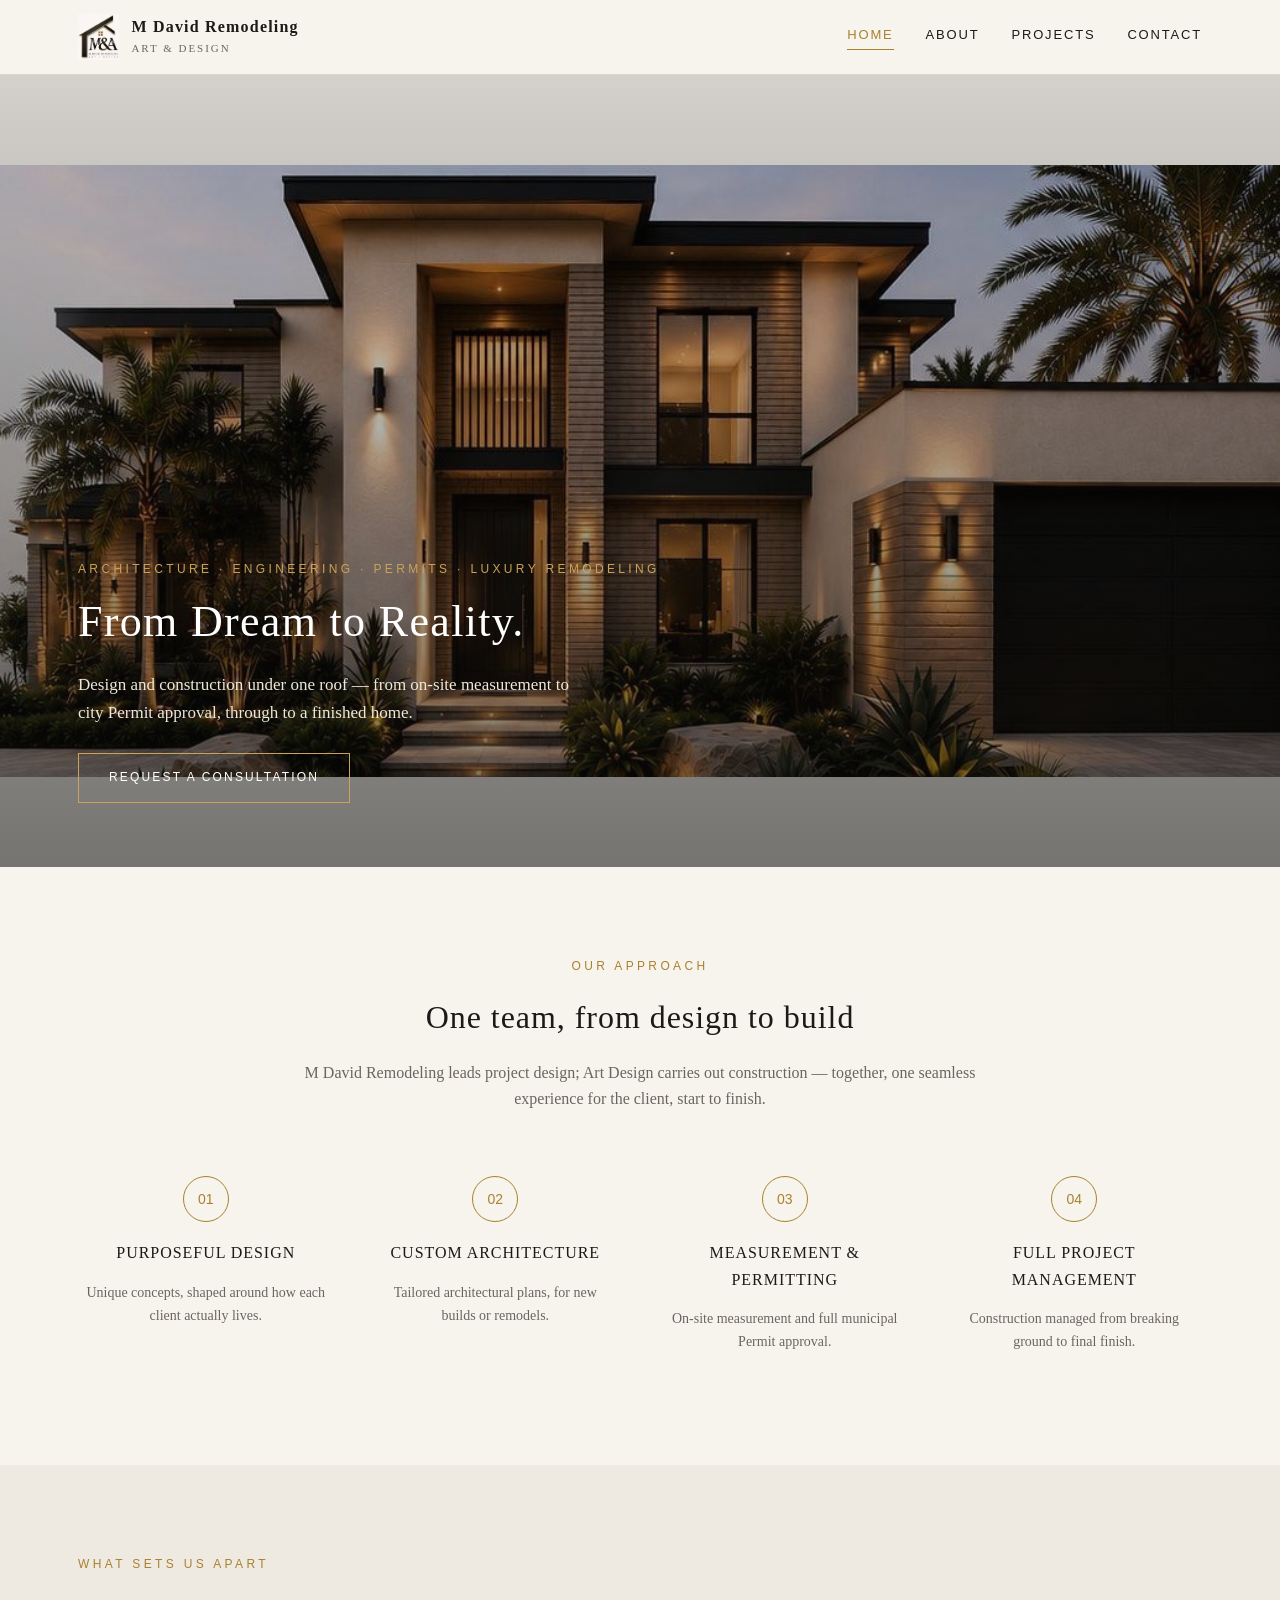
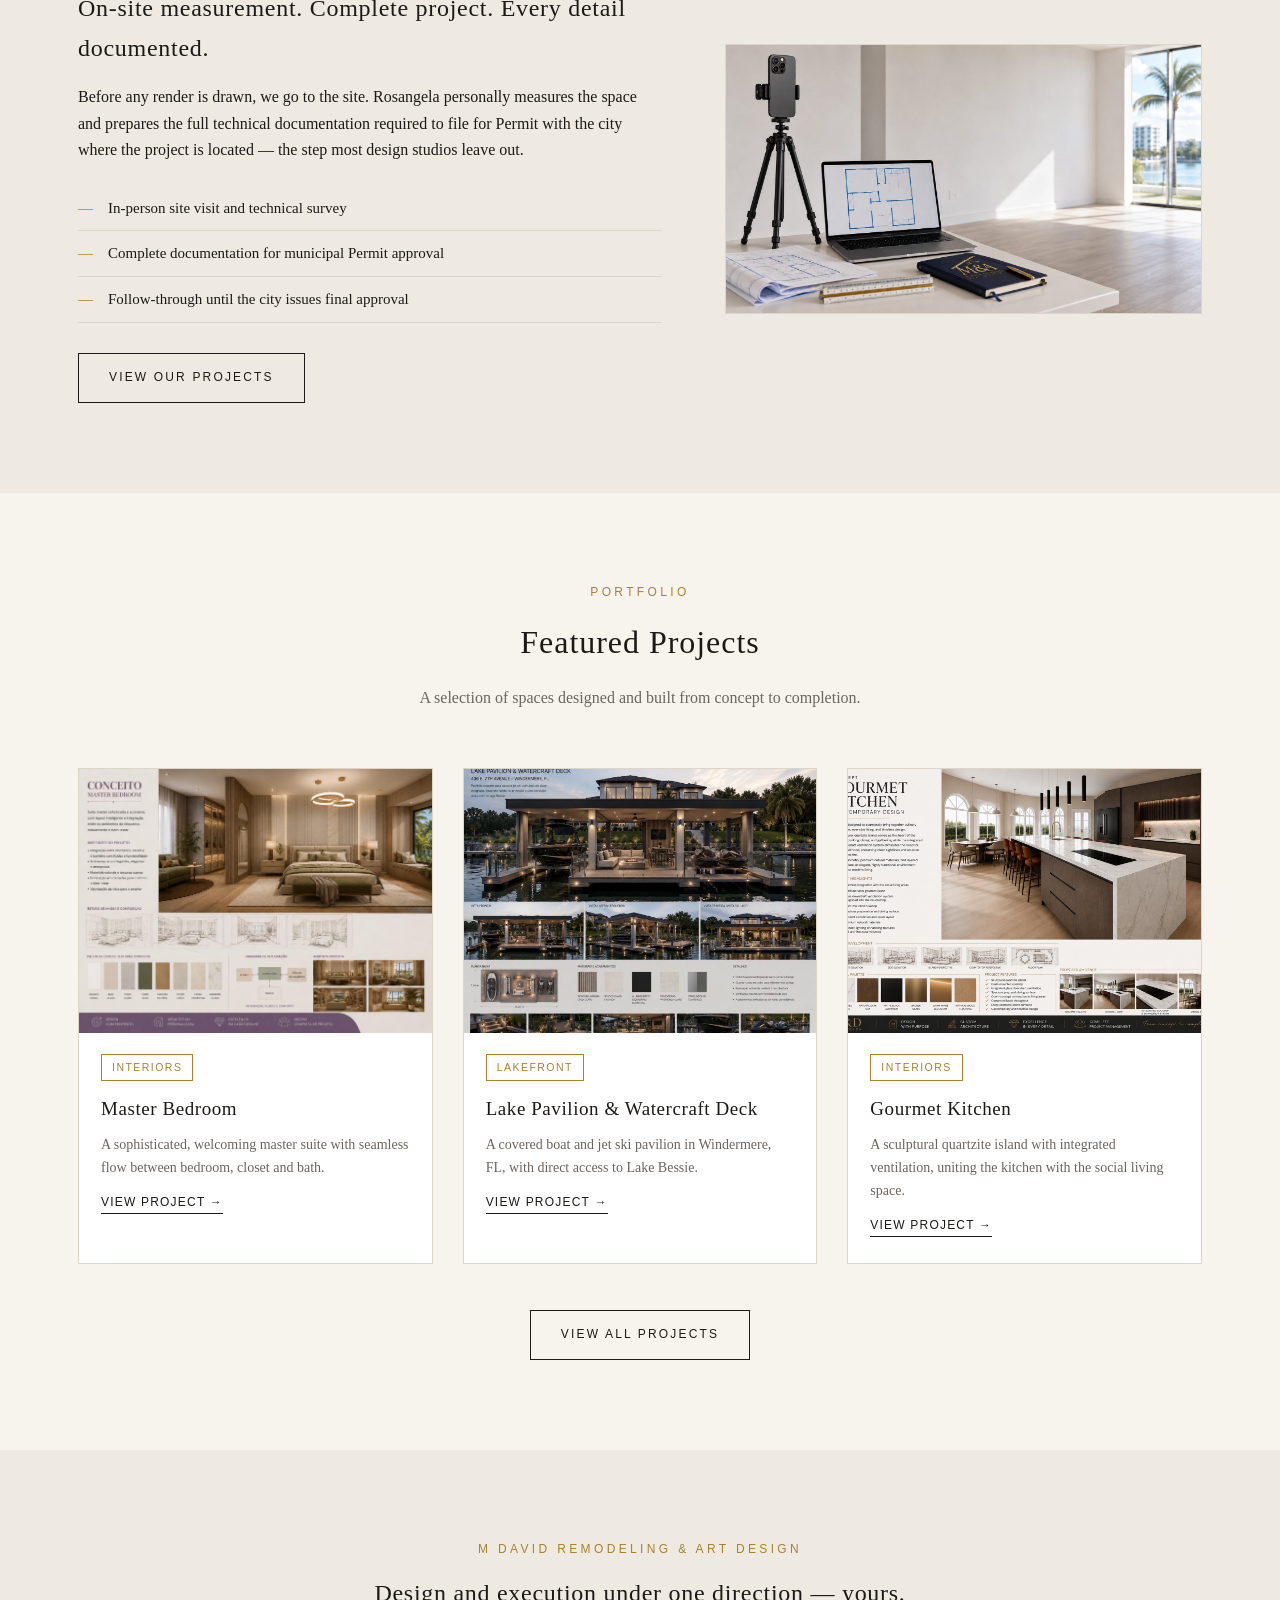
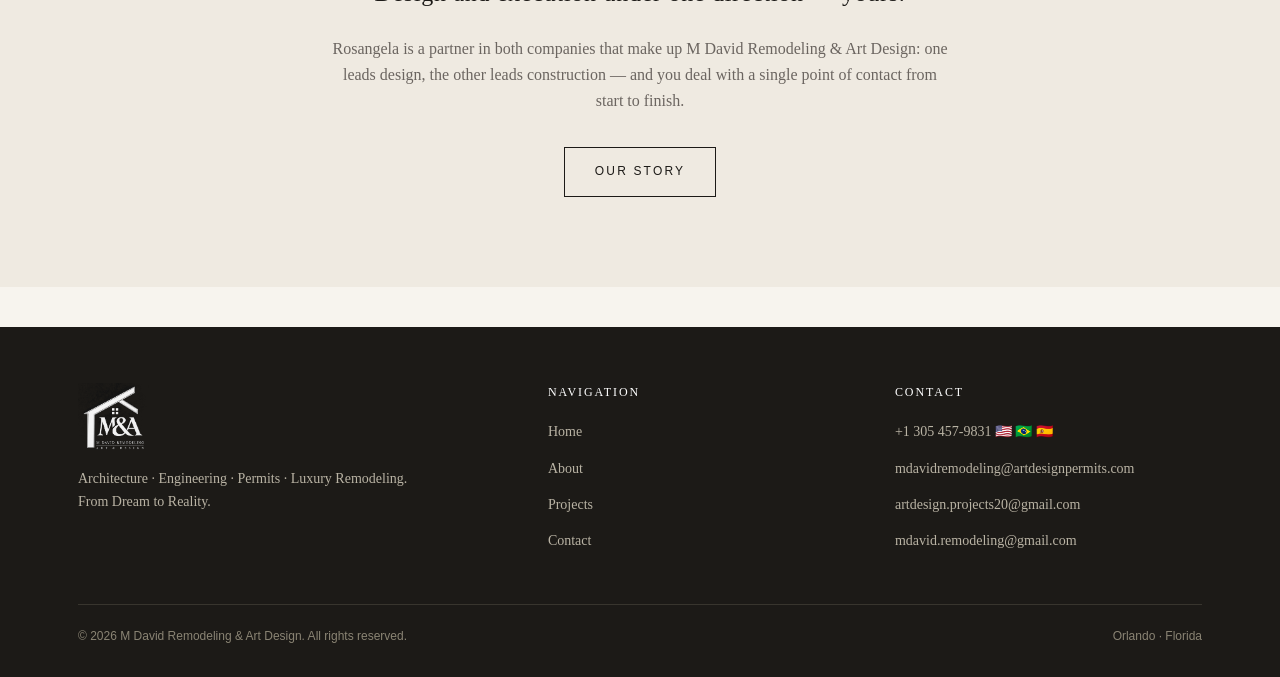
<file: index.html>
<!DOCTYPE html>
<html lang="en">
<head>
<meta charset="UTF-8">
<meta name="viewport" content="width=device-width, initial-scale=1.0">
<title>M David Remodeling &amp; Art Design | Luxury Architecture, Engineering &amp; Remodeling</title>
<meta name="description" content="M David Remodeling & Art Design — design, permitting and execution of luxury home remodels in Florida. From Dream to Reality.">
<link rel="canonical" href="https://artdesignpermits.com/">
<meta property="og:site_name" content="M David Remodeling & Art Design">
<meta property="og:title" content="M David Remodeling & Art Design | Luxury Architecture, Engineering & Remodeling">
<meta property="og:url" content="https://artdesignpermits.com/">
<link rel="stylesheet" href="css/styles.css">
</head>
<body>

<header class="site">
  <div class="bar">
    <a class="brand" href="index.html">
      <img src="images/logo-ma.jpg" alt="M&A Logo">
      <span class="name"><strong>M David Remodeling</strong><span>Art &amp; Design</span></span>
    </a>
    <nav class="site-nav">
      <a href="index.html" class="active">Home</a>
      <a href="about.html">About</a>
      <a href="projects.html">Projects</a>
      <a href="contact.html">Contact</a>
    </nav>
  </div>
</header>

<section class="hero">
  <img src="images/hero-exterior.jpg" alt="Luxury remodel — modern facade at dusk">
  <div class="overlay"></div>
  <div class="content">
    <div class="eyebrow">Architecture · Engineering · Permits · Luxury Remodeling</div>
    <h1>From Dream to Reality.</h1>
    <p class="lead">Design and construction under one roof — from on-site measurement to city Permit approval, through to a finished home.</p>
    <a class="btn" href="contact.html">Request a Consultation</a>
  </div>
</section>

<section>
  <div class="wrap">
    <div class="section-head">
      <div class="eyebrow">Our Approach</div>
      <h2>One team, from design to build</h2>
      <p>M David Remodeling leads project design; Art Design carries out construction — together, one seamless experience for the client, start to finish.</p>
    </div>
    <div class="grid-4">
      <div class="service">
        <div class="num">01</div>
        <h3>Purposeful Design</h3>
        <p>Unique concepts, shaped around how each client actually lives.</p>
      </div>
      <div class="service">
        <div class="num">02</div>
        <h3>Custom Architecture</h3>
        <p>Tailored architectural plans, for new builds or remodels.</p>
      </div>
      <div class="service">
        <div class="num">03</div>
        <h3>Measurement &amp; Permitting</h3>
        <p>On-site measurement and full municipal Permit approval.</p>
      </div>
      <div class="service">
        <div class="num">04</div>
        <h3>Full Project Management</h3>
        <p>Construction managed from breaking ground to final finish.</p>
      </div>
    </div>
  </div>
</section>

<section class="alt">
  <div class="wrap permit">
    <div>
      <div class="eyebrow">What Sets Us Apart</div>
      <h2>On-site measurement. Complete project. Every detail documented.</h2>
      <p>Before any render is drawn, we go to the site. Rosangela personally measures the space and prepares the full technical documentation required to file for Permit with the city where the project is located — the step most design studios leave out.</p>
      <ul>
        <li>In-person site visit and technical survey</li>
        <li>Complete documentation for municipal Permit approval</li>
        <li>Follow-through until the city issues final approval</li>
      </ul>
      <a class="btn dark" href="projects.html">View Our Projects</a>
    </div>
    <img src="images/office-measurement-setup.jpg" alt="On-site measurement and project documentation setup">
  </div>
</section>

<section>
  <div class="wrap">
    <div class="section-head">
      <div class="eyebrow">Portfolio</div>
      <h2>Featured Projects</h2>
      <p>A selection of spaces designed and built from concept to completion.</p>
    </div>
    <div class="grid-3">
      <div class="card">
        <div class="thumb"><img src="images/project-master-bedroom.jpg" alt="Master Bedroom"></div>
        <div class="body">
          <span class="tag">Interiors</span>
          <h3>Master Bedroom</h3>
          <p>A sophisticated, welcoming master suite with seamless flow between bedroom, closet and bath.</p>
          <a class="more" href="projects.html#master-bedroom">View Project →</a>
        </div>
      </div>
      <div class="card">
        <div class="thumb"><img src="images/project-lake-pavilion.jpg" alt="Lake Pavilion & Watercraft Deck"></div>
        <div class="body">
          <span class="tag">Lakefront</span>
          <h3>Lake Pavilion &amp; Watercraft Deck</h3>
          <p>A covered boat and jet ski pavilion in Windermere, FL, with direct access to Lake Bessie.</p>
          <a class="more" href="projects.html#lake-pavilion">View Project →</a>
        </div>
      </div>
      <div class="card">
        <div class="thumb"><img src="images/project-gourmet-kitchen.jpg" alt="Gourmet Kitchen"></div>
        <div class="body">
          <span class="tag">Interiors</span>
          <h3>Gourmet Kitchen</h3>
          <p>A sculptural quartzite island with integrated ventilation, uniting the kitchen with the social living space.</p>
          <a class="more" href="projects.html#gourmet-kitchen">View Project →</a>
        </div>
      </div>
    </div>
    <div style="text-align:center; margin-top:46px;">
      <a class="btn dark" href="projects.html">View All Projects</a>
    </div>
  </div>
</section>

<section class="alt">
  <div class="wrap" style="text-align:center;">
    <div class="eyebrow">M David Remodeling &amp; Art Design</div>
    <h2 style="max-width:720px;margin:0 auto 22px;">Design and execution under one direction — yours.</h2>
    <p style="max-width:620px;margin:0 auto 32px;color:var(--grey);">Rosangela is a partner in both companies that make up M David Remodeling &amp; Art Design: one leads design, the other leads construction — and you deal with a single point of contact from start to finish.</p>
    <a class="btn dark" href="about.html">Our Story</a>
  </div>
</section>

<footer class="site">
  <div class="wrap">
    <div class="cols">
      <div>
        <img class="flogo" src="images/logo-ma-white-transparent.png" alt="M&A logo">
        <p>Architecture · Engineering · Permits · Luxury Remodeling.<br>From Dream to Reality.</p>
      </div>
      <div>
        <h4>Navigation</h4>
        <ul>
          <li><a href="index.html">Home</a></li>
          <li><a href="about.html">About</a></li>
          <li><a href="projects.html">Projects</a></li>
          <li><a href="contact.html">Contact</a></li>
        </ul>
      </div>
      <div>
        <h4>Contact</h4>
        <ul>
          <li><a href="tel:+13054579831 🇺🇸 🇧🇷 🇪🇸">+1 305 457-9831 🇺🇸 🇧🇷 🇪🇸</a></li> 
          <li><a href="mailto:mdavidremodeling@artdesignpermits.com">mdavidremodeling@artdesignpermits.com</a></li>
          <li><a href="mailto:artdesign.projects20@gmail.com">artdesign.projects20@gmail.com</a></li>
          <li><a href="mailto:mdavid.remodeling@gmail.com">mdavid.remodeling@gmail.com</a></li>
        </ul>
      </div>
    </div>
    <div class="bottom">
      <span>© 2026 M David Remodeling &amp; Art Design. All rights reserved.</span>
      <span>Orlando · Florida</span>
    </div>
  </div>
</footer>

</body>
</html>
</file>
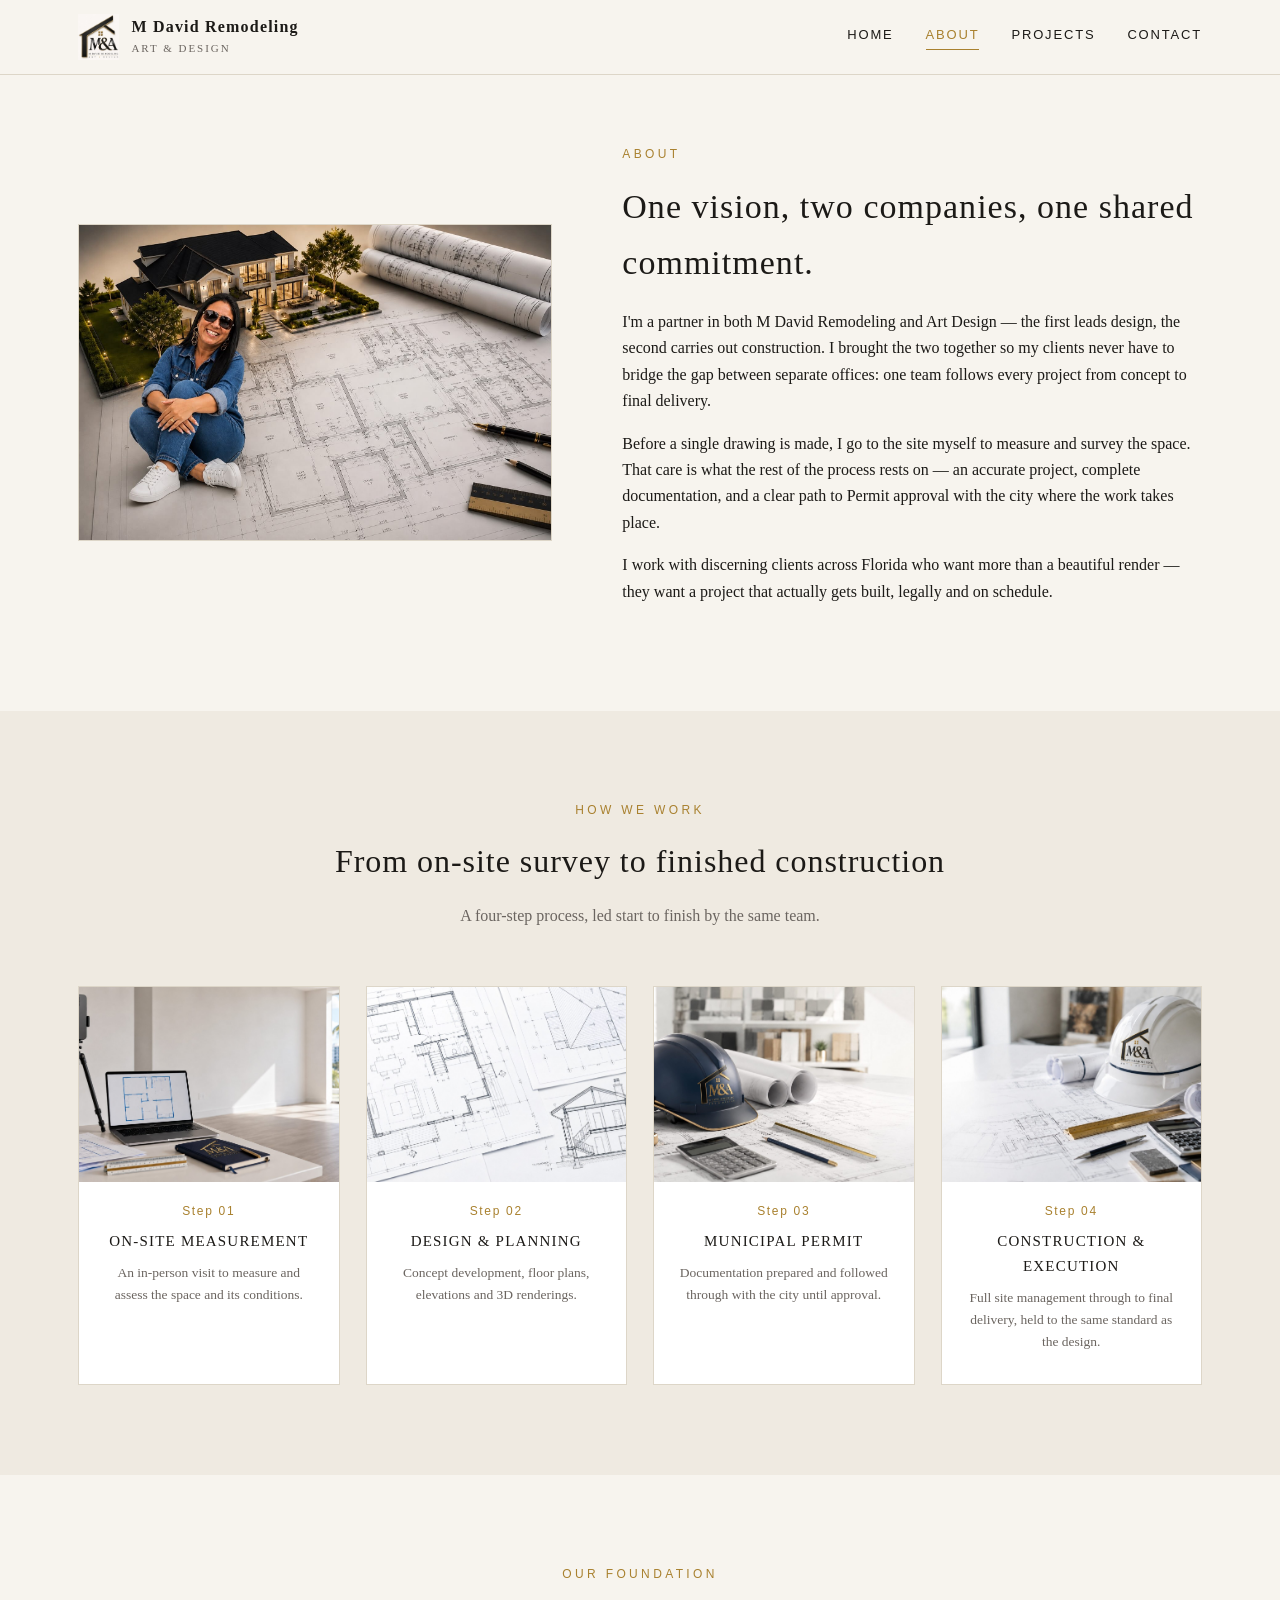
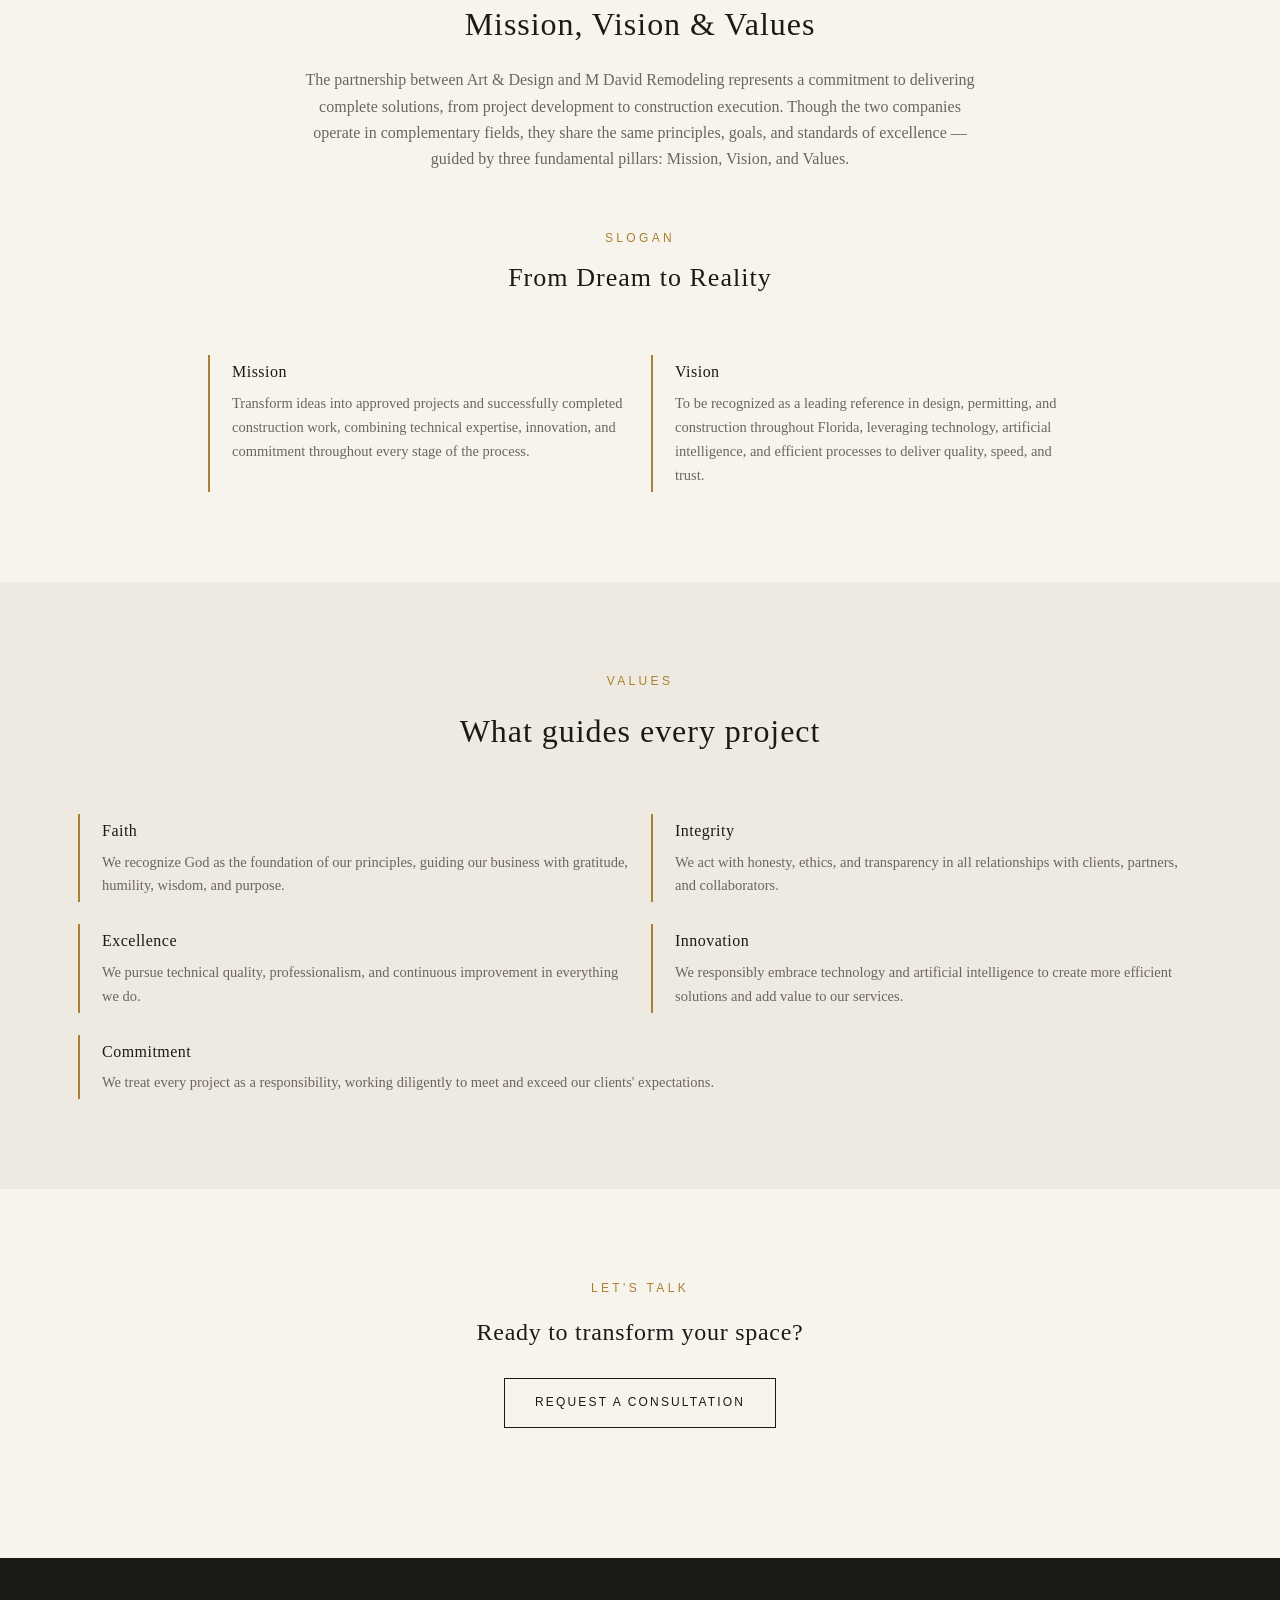
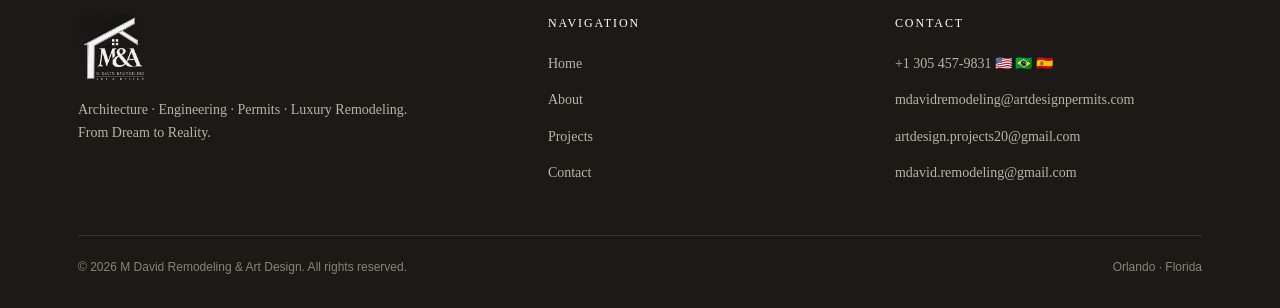
<file: about.html>
<!DOCTYPE html>
<html lang="en">
<head>
<meta charset="UTF-8">
<meta name="viewport" content="width=device-width, initial-scale=1.0">
<title>About | M David Remodeling &amp; Art Design</title>
<meta name="description" content="Meet Rosangela and the union of M David Remodeling and Art Design — design and execution under one direction. From Dream to Reality.">
<link rel="canonical" href="https://artdesignpermits.com/about.html">
<link rel="stylesheet" href="css/styles.css">
</head>
<body>

<header class="site">
  <div class="bar">
    <a class="brand" href="index.html">
      <img src="images/logo-ma.jpg" alt="M&A Logo">
      <span class="name"><strong>M David Remodeling</strong><span>Art &amp; Design</span></span>
    </a>
    <nav class="site-nav">
      <a href="index.html">Home</a>
      <a href="about.html" class="active">About</a>
      <a href="projects.html">Projects</a>
      <a href="contact.html">Contact</a>
    </nav>
  </div>
</header>

<section style="padding-top:70px;">
  <div class="wrap about-hero">
    <div class="imgcol">
      <img src="images/about-founder.jpg" alt="Rosangela — founder, with floor plan and project render">
    </div>
    <div>
      <div class="eyebrow">About</div>
      <h1>One vision, two companies, one shared commitment.</h1>
      <p>I'm a partner in both M David Remodeling and Art Design — the first leads design, the second carries out construction. I brought the two together so my clients never have to bridge the gap between separate offices: one team follows every project from concept to final delivery.</p>
      <p>Before a single drawing is made, I go to the site myself to measure and survey the space. That care is what the rest of the process rests on — an accurate project, complete documentation, and a clear path to Permit approval with the city where the work takes place.</p>
      <p>I work with discerning clients across Florida who want more than a beautiful render — they want a project that actually gets built, legally and on schedule.</p>
    </div>
  </div>
</section>

<section class="alt">
  <div class="wrap">
    <div class="section-head">
      <div class="eyebrow">How We Work</div>
      <h2>From on-site survey to finished construction</h2>
      <p>A four-step process, led start to finish by the same team.</p>
    </div>
    <div class="process">
      <div class="step">
        <div class="thumb"><img src="images/office-measurement-setup.jpg" alt="On-site measurement"></div>
        <div class="n">Step 01</div>
        <h3>On-Site Measurement</h3>
        <p>An in-person visit to measure and assess the space and its conditions.</p>
      </div>
      <div class="step">
        <div class="thumb"><img src="images/blueprints-detail-logo.jpg" alt="Architectural design"></div>
        <div class="n">Step 02</div>
        <h3>Design &amp; Planning</h3>
        <p>Concept development, floor plans, elevations and 3D renderings.</p>
      </div>
      <div class="step">
        <div class="thumb"><img src="images/hardhat-navy.jpg" alt="Permit approval"></div>
        <div class="n">Step 03</div>
        <h3>Municipal Permit</h3>
        <p>Documentation prepared and followed through with the city until approval.</p>
      </div>
      <div class="step">
        <div class="thumb"><img src="images/hardhat-white.jpg" alt="Construction execution"></div>
        <div class="n">Step 04</div>
        <h3>Construction &amp; Execution</h3>
        <p>Full site management through to final delivery, held to the same standard as the design.</p>
      </div>
    </div>
  </div>
</section>

<section>
  <div class="wrap" style="max-width:920px;">
    <div class="section-head">
      <div class="eyebrow">Our Foundation</div>
      <h2>Mission, Vision &amp; Values</h2>
      <p>The partnership between Art &amp; Design and M David Remodeling represents a commitment to delivering complete solutions, from project development to construction execution. Though the two companies operate in complementary fields, they share the same principles, goals, and standards of excellence — guided by three fundamental pillars: Mission, Vision, and Values.</p>
    </div>

    <div style="text-align:center; margin-bottom:56px;">
      <div class="eyebrow" style="margin-bottom:8px;">Slogan</div>
      <div style="font-size:26px; letter-spacing:0.04em;">From Dream to Reality</div>
    </div>

    <div class="values" style="margin-top:0;">
      <div class="val">
        <h3>Mission</h3>
        <p>Transform ideas into approved projects and successfully completed construction work, combining technical expertise, innovation, and commitment throughout every stage of the process.</p>
      </div>
      <div class="val">
        <h3>Vision</h3>
        <p>To be recognized as a leading reference in design, permitting, and construction throughout Florida, leveraging technology, artificial intelligence, and efficient processes to deliver quality, speed, and trust.</p>
      </div>
    </div>
  </div>
</section>

<section class="alt">
  <div class="wrap">
    <div class="section-head">
      <div class="eyebrow">Values</div>
      <h2>What guides every project</h2>
    </div>
    <div class="values">
      <div class="val">
        <h3>Faith</h3>
        <p>We recognize God as the foundation of our principles, guiding our business with gratitude, humility, wisdom, and purpose.</p>
      </div>
      <div class="val">
        <h3>Integrity</h3>
        <p>We act with honesty, ethics, and transparency in all relationships with clients, partners, and collaborators.</p>
      </div>
      <div class="val">
        <h3>Excellence</h3>
        <p>We pursue technical quality, professionalism, and continuous improvement in everything we do.</p>
      </div>
      <div class="val">
        <h3>Innovation</h3>
        <p>We responsibly embrace technology and artificial intelligence to create more efficient solutions and add value to our services.</p>
      </div>
      <div class="val" style="grid-column: span 2;">
        <h3>Commitment</h3>
        <p>We treat every project as a responsibility, working diligently to meet and exceed our clients' expectations.</p>
      </div>
    </div>
  </div>
</section>

<section class="alt" style="text-align:center; background:var(--cream);">
  <div class="wrap">
    <div class="eyebrow">Let's Talk</div>
    <h2 style="margin-bottom:26px;">Ready to transform your space?</h2>
    <a class="btn dark" href="contact.html">Request a Consultation</a>
  </div>
</section>

<footer class="site">
  <div class="wrap">
    <div class="cols">
      <div>
        <img class="flogo" src="images/logo-ma-white-transparent.png" alt="M&A logo">
        <p>Architecture · Engineering · Permits · Luxury Remodeling.<br>From Dream to Reality.</p>
      </div>
      <div>
        <h4>Navigation</h4>
        <ul>
          <li><a href="index.html">Home</a></li>
          <li><a href="about.html">About</a></li>
          <li><a href="projects.html">Projects</a></li>
          <li><a href="contact.html">Contact</a></li>
        </ul>
      </div>
      <div>
        <h4>Contact</h4>
        <ul>
          <li><a href="tel:+13054579831">+1 305 457-9831 🇺🇸 🇧🇷 🇪🇸</a></li>
          <li><a href="mailto:mdavidremodeling@artdesignpermits.com">mdavidremodeling@artdesignpermits.com</a></li>
          <li><a href="mailto:artdesign.projects20@gmail.com">artdesign.projects20@gmail.com</a></li>
          <li><a href="mailto:mdavid.remodeling@gmail.com">mdavid.remodeling@gmail.com</a></li>
        </ul>
      </div>
    </div>
    <div class="bottom">
      <span>© 2026 M David Remodeling &amp; Art Design. All rights reserved.</span>
      <span>Orlando · Florida</span>
    </div>
  </div>
</footer>

</body>
</html>
</file>
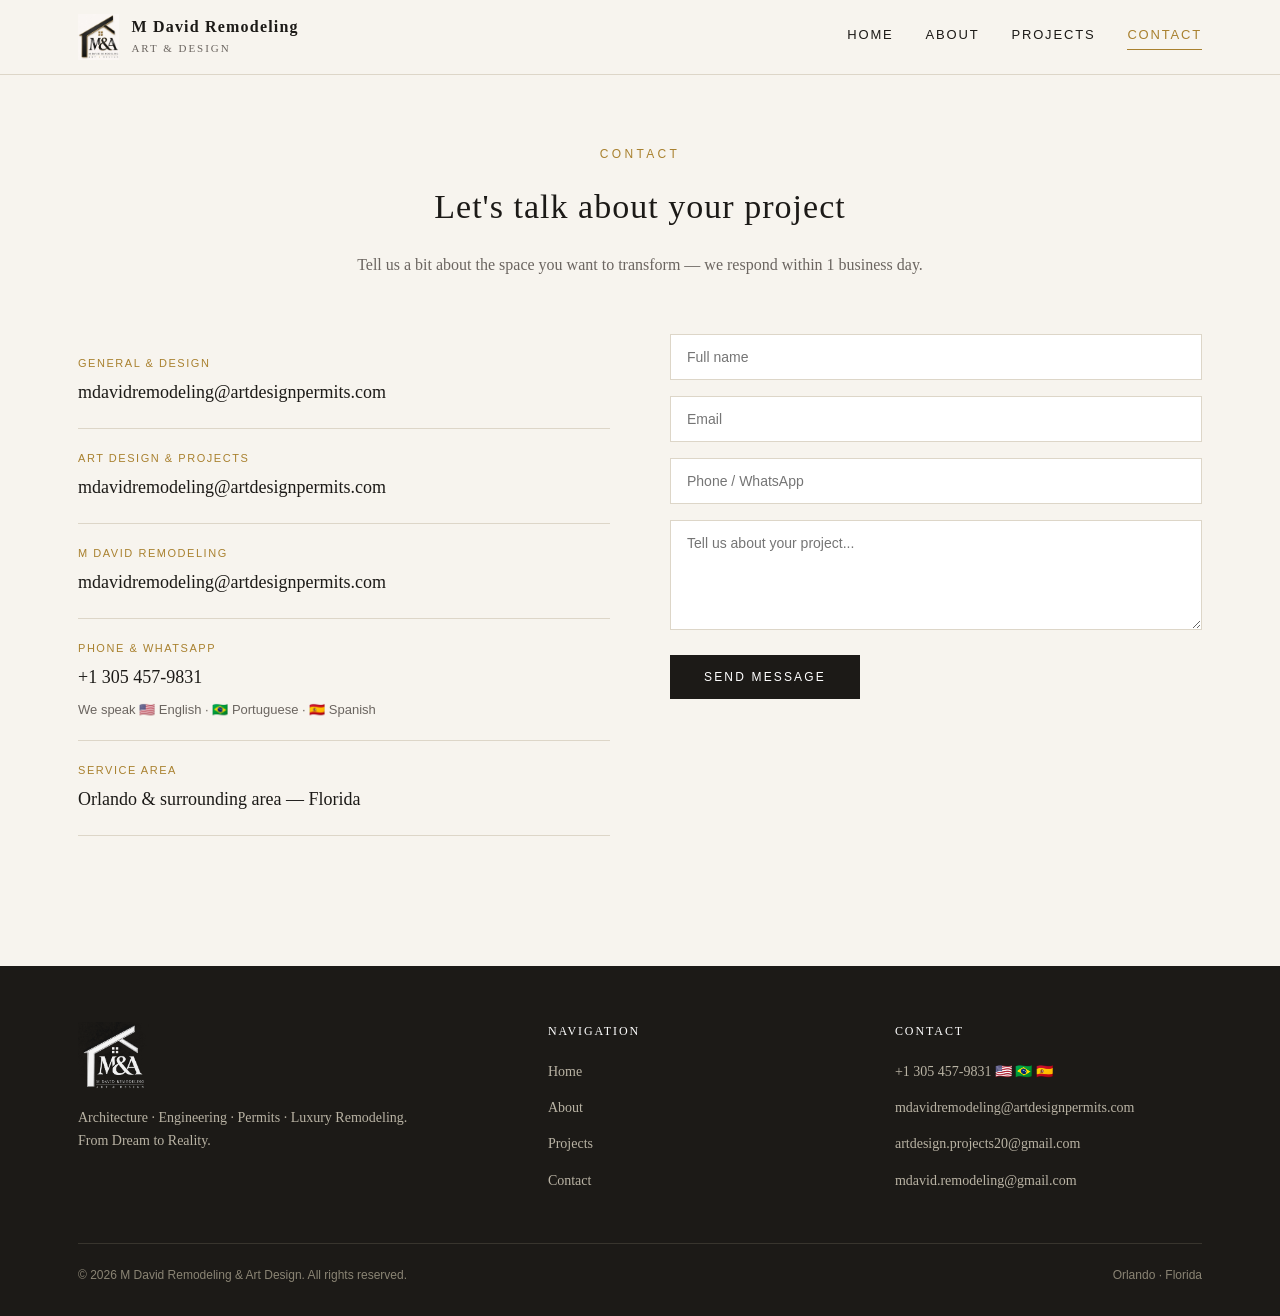
<file: contact.html>
<!DOCTYPE html>
<html lang="en">
<head>
<meta charset="UTF-8">
<meta name="viewport" content="width=device-width, initial-scale=1.0">
<title>Contact | M David Remodeling &amp; Art Design</title>
<meta name="description" content="Get in touch with M David Remodeling & Art Design and request a consultation for your luxury remodeling project.">
<link rel="canonical" href="https://artdesignpermits.com/contact.html">
<link rel="stylesheet" href="css/styles.css">
</head>
<body>

<header class="site">
  <div class="bar">
    <a class="brand" href="index.html">
      <img src="images/logo-ma.jpg" alt="M&A Logo">
      <span class="name"><strong>M David Remodeling</strong><span>Art &amp; Design</span></span>
    </a>
    <nav class="site-nav">
      <a href="index.html">Home</a>
      <a href="about.html">About</a>
      <a href="projects.html">Projects</a>
      <a href="contact.html" class="active">Contact</a>
    </nav>
  </div>
</header>

<section style="padding-top:70px;">
  <div class="wrap">
    <div class="section-head">
      <div class="eyebrow">Contact</div>
      <h1 style="font-size:34px;">Let's talk about your project</h1>
      <p>Tell us a bit about the space you want to transform — we respond within 1 business day.</p>
    </div>

    <div class="contact-grid">
      <div>
        <ul class="contact-list">
          <li>
            <div class="label">General &amp; Design</div>
            <div class="value"><a href="mailto:mdavidremodeling@artdesignpermits.com">mdavidremodeling@artdesignpermits.com</a></div>
          </li>
          <li>
            <div class="label">Art Design &amp; Projects</div>
            <div class="value"><a href="mailto:mdavidremodeling@artdesignpermits.com">mdavidremodeling@artdesignpermits.com</a></div>
          </li>
          <li>
            <div class="label">M David Remodeling</div>
            <div class="value"><a href="mailto:mdavidremodeling@artdesignpermits.com">mdavidremodeling@artdesignpermits.com</a></div>
          </li>
          <li>
            <div class="label">Phone &amp; WhatsApp</div>
            <div class="value"><a href="tel:+13054579831">+1 305 457-9831</a></div>
            <div class="langs">We speak <span title="English">🇺🇸 English</span> · <span title="Portuguese">🇧🇷 Portuguese</span> · <span title="Spanish">🇪🇸 Spanish</span></div>
          </li>
          <li>
            <div class="label">Service Area</div>
            <div class="value">Orlando &amp; surrounding area — Florida</div>
          </li>
        </ul>
      </div>

      <form class="contact">
        <input type="text" placeholder="Full name" required>
        <input type="email" placeholder="Email" required>
        <input type="tel" placeholder="Phone / WhatsApp">
        <textarea rows="5" placeholder="Tell us about your project..."></textarea>
        <button type="submit">Send Message</button>
      </form>
    </div>
  </div>
</section>

<footer class="site">
  <div class="wrap">
    <div class="cols">
      <div>
        <img class="flogo" src="images/logo-ma-white-transparent.png" alt="M&A logo">
        <p>Architecture · Engineering · Permits · Luxury Remodeling.<br>From Dream to Reality.</p>
      </div>
      <div>
        <h4>Navigation</h4>
        <ul>
          <li><a href="index.html">Home</a></li>
          <li><a href="about.html">About</a></li>
          <li><a href="projects.html">Projects</a></li>
          <li><a href="contact.html">Contact</a></li>
        </ul>
      </div>
      <div>
        <h4>Contact</h4>
        <ul>
          <li><a href="tel:+13054579831">+1 305 457-9831 🇺🇸 🇧🇷 🇪🇸</a></li> 
          <li><a href="mailto:mdavidremodeling@artdesignpermits.com">mdavidremodeling@artdesignpermits.com</a></li>
          <li><a href="mailto:artdesign.projects20@gmail.com">artdesign.projects20@gmail.com</a></li>
          <li><a href="mailtomdavid.remodeling@gmail.com">mdavid.remodeling@gmail.com</a></li>
        </ul>
      </div>
    </div>
    <div class="bottom">
      <span>© 2026 M David Remodeling &amp; Art Design. All rights reserved.</span>
      <span>Orlando · Florida</span>
    </div>
  </div>
</footer>

</body>
</html>
</file>
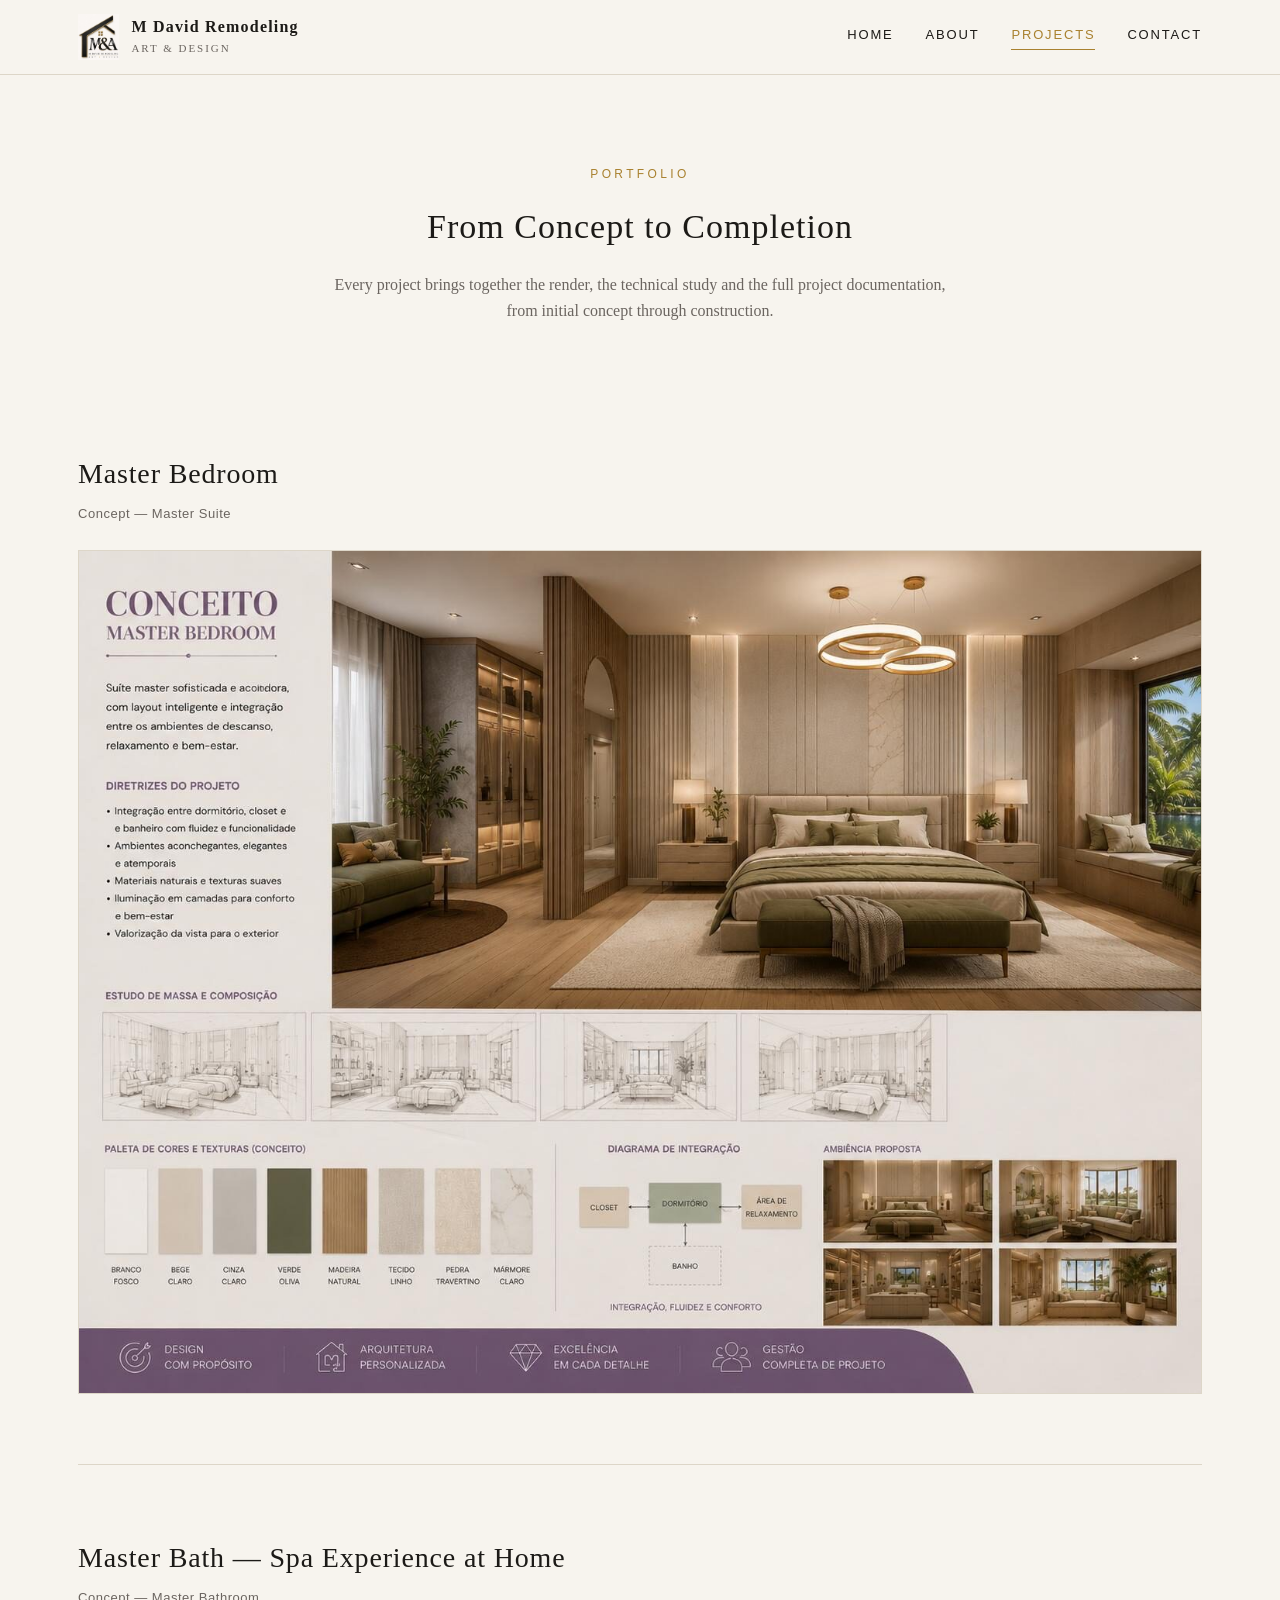
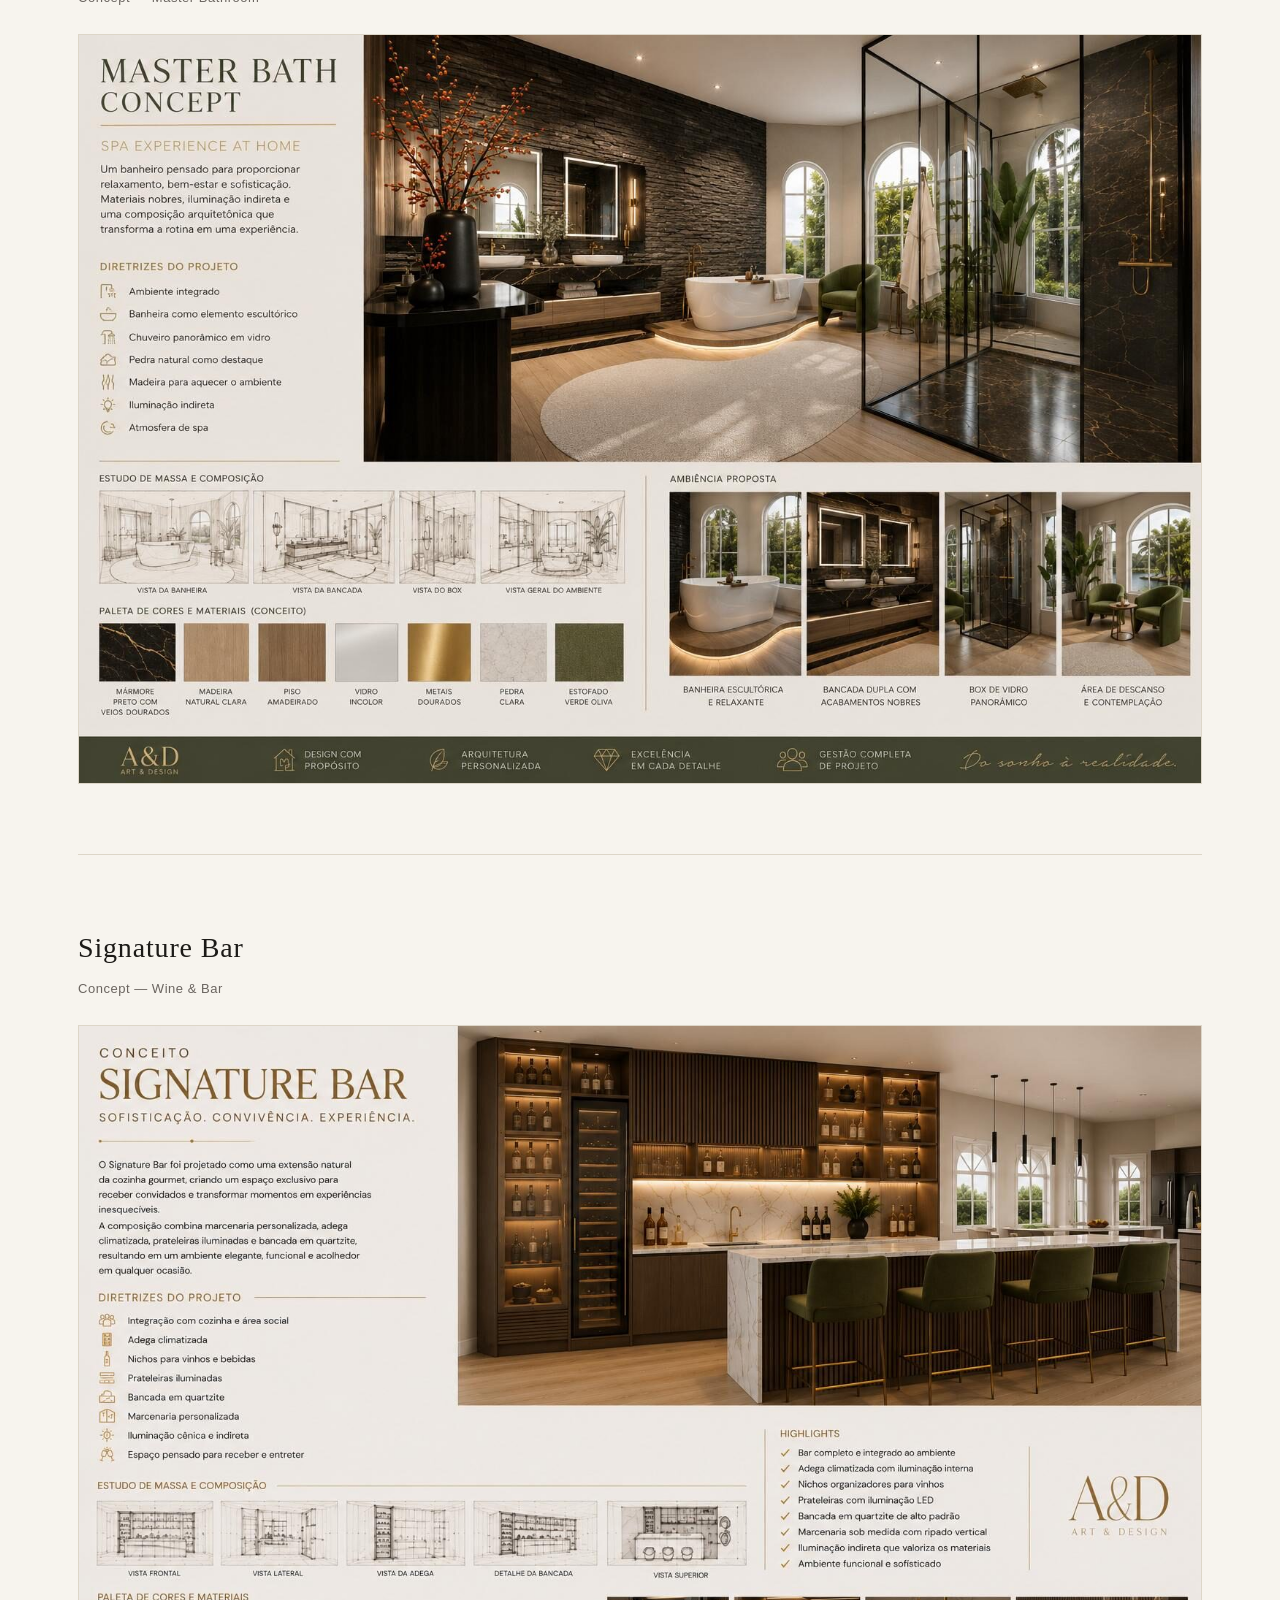
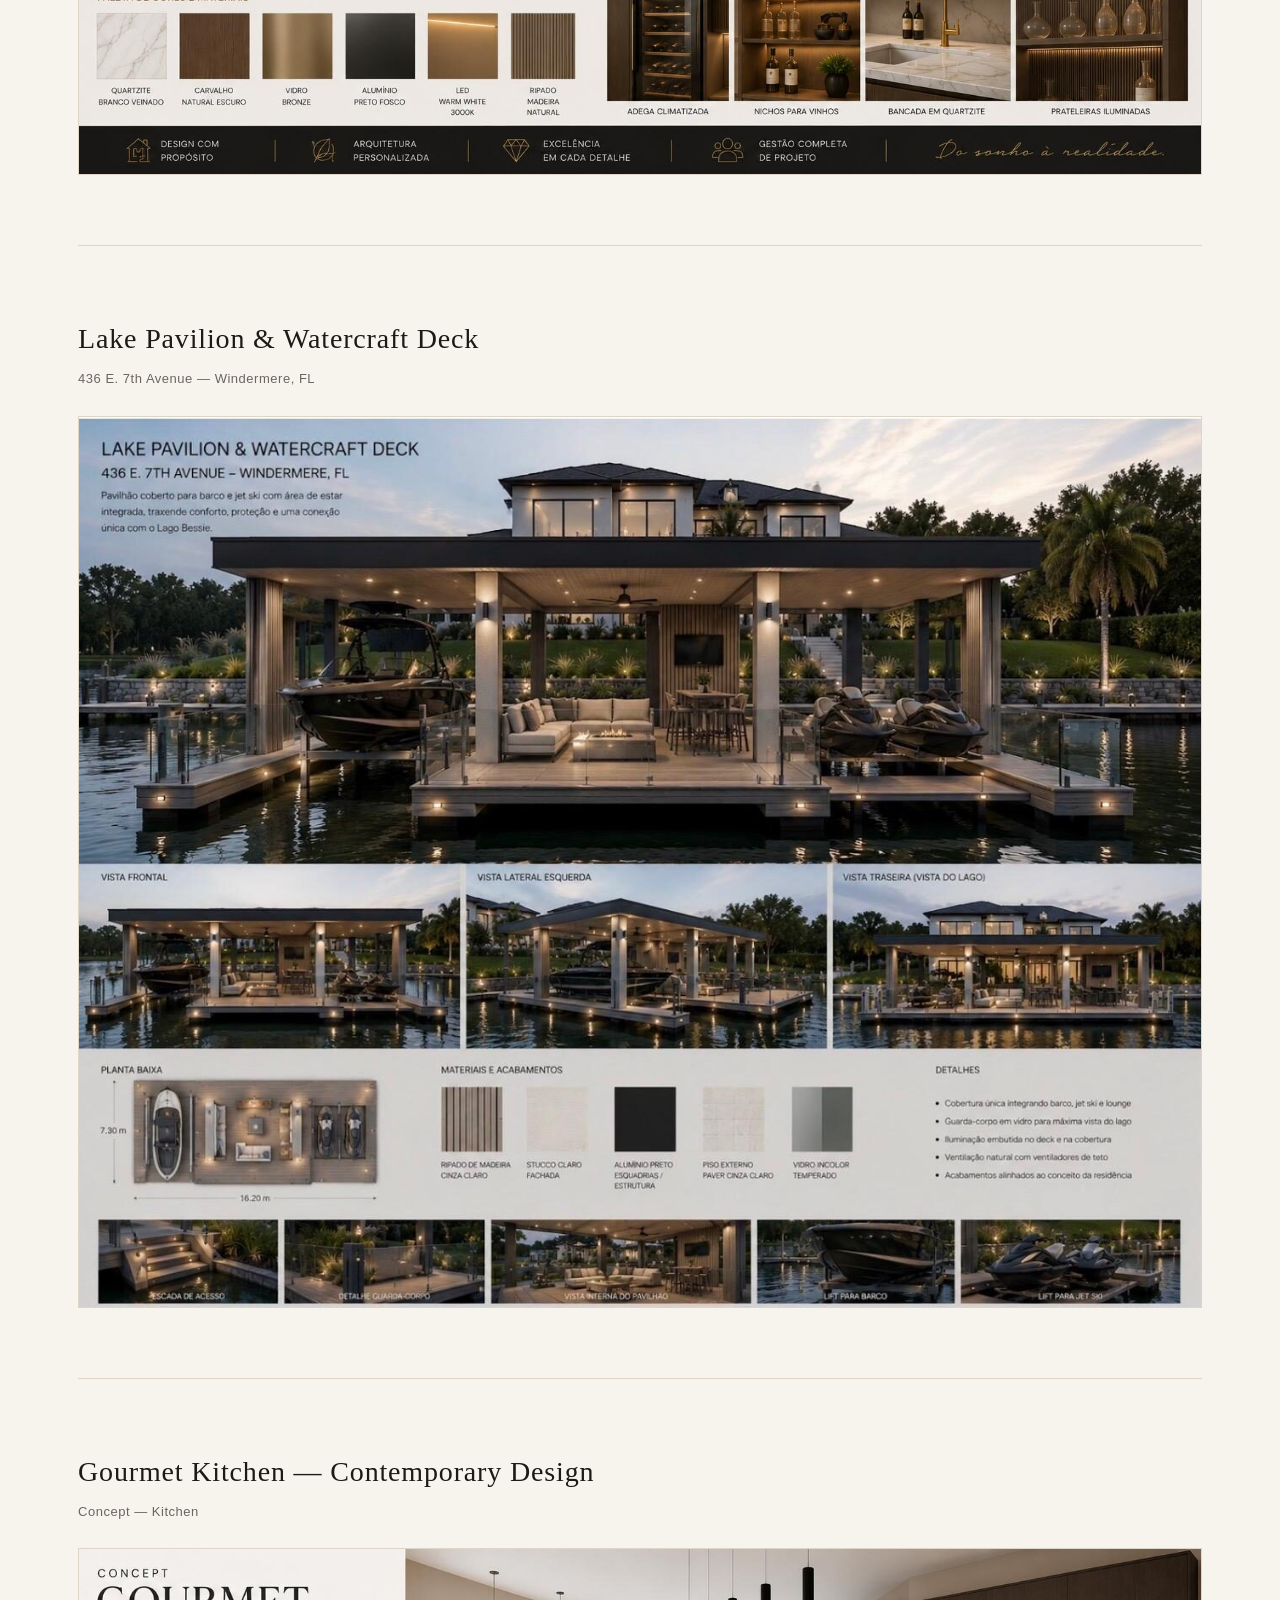
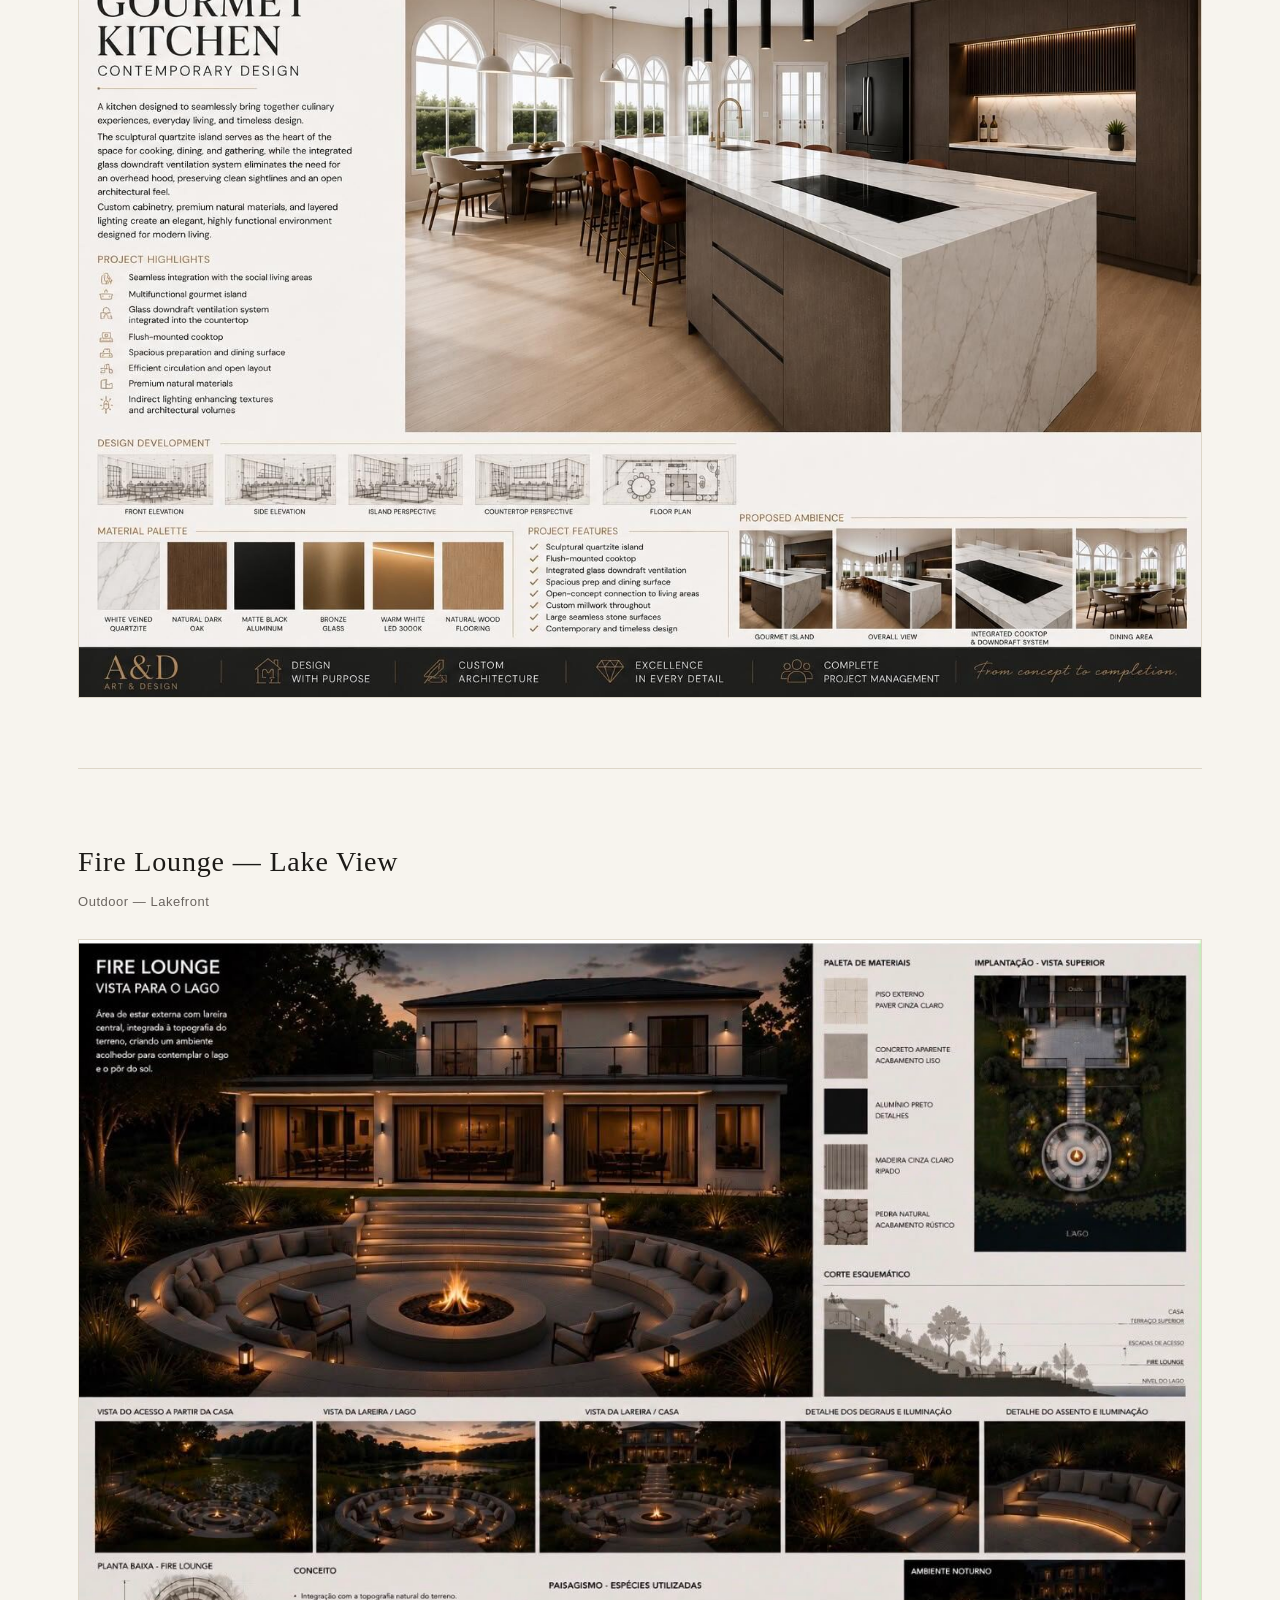
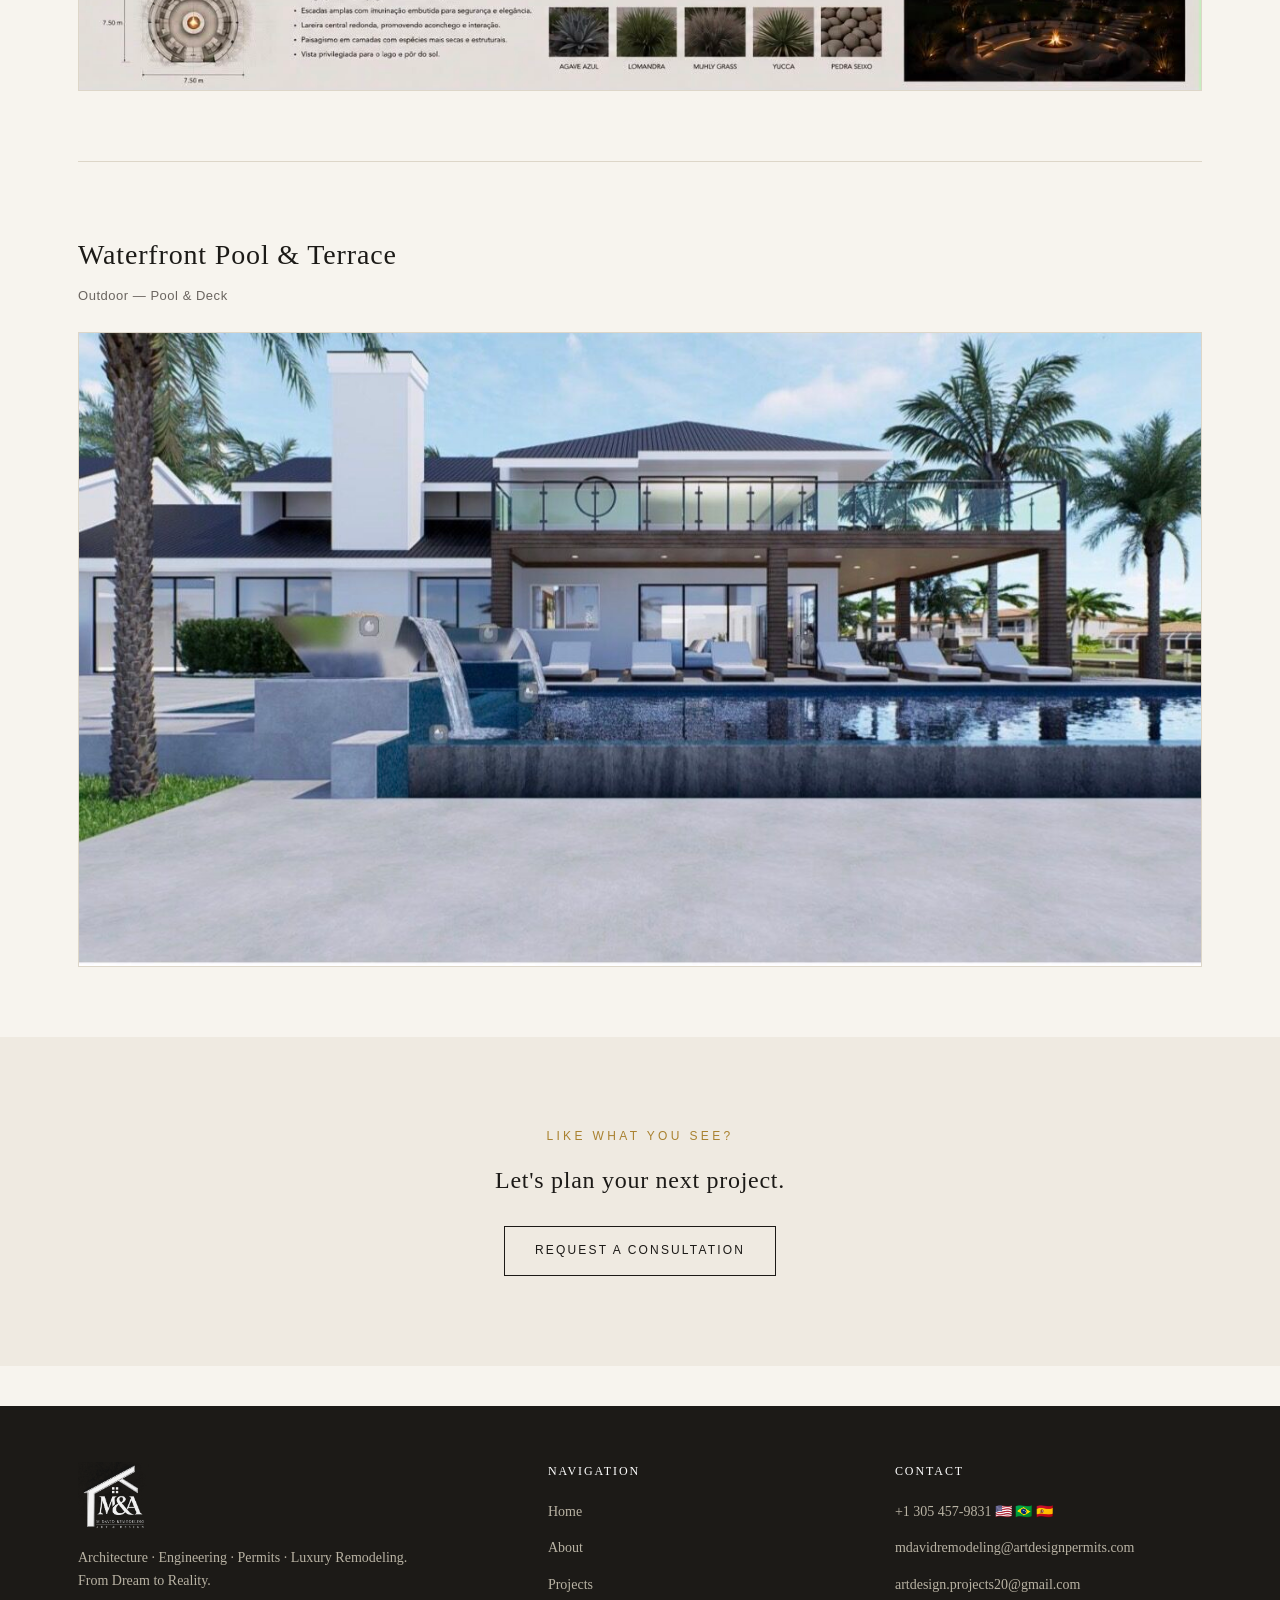
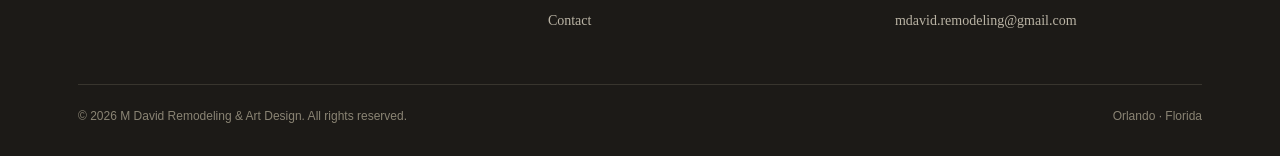
<file: projects.html>
<!DOCTYPE html>
<html lang="en">
<head>
<meta charset="UTF-8">
<meta name="viewport" content="width=device-width, initial-scale=1.0">
<title>Projects | M David Remodeling &amp; Art Design</title>
<meta name="description" content="Portfolio of luxury remodeling projects — from concept to Permit approved.">
<link rel="canonical" href="https://artdesignpermits.com/projects.html">
<link rel="stylesheet" href="css/styles.css">
</head>
<body>

<header class="site">
  <div class="bar">
    <a class="brand" href="index.html">
      <img src="images/logo-ma.jpg" alt="M&A Logo">
      <span class="name"><strong>M David Remodeling</strong><span>Art &amp; Design</span></span>
    </a>
    <nav class="site-nav">
      <a href="index.html">Home</a>
      <a href="about.html">About</a>
      <a href="projects.html" class="active">Projects</a>
      <a href="contact.html">Contact</a>
    </nav>
  </div>
</header>

<section style="padding-bottom:40px;">
  <div class="wrap section-head" style="margin-bottom:0;">
    <div class="eyebrow">Portfolio</div>
    <h1 style="font-size:34px;">From Concept to Completion</h1>
    <p>Every project brings together the render, the technical study and the full project documentation, from initial concept through construction.</p>
  </div>
</section>

<div class="wrap">

  <div class="project-block" id="master-bedroom">
    <div class="meta">
      <div>
        <h2>Master Bedroom</h2>
        <div class="loc">Concept — Master Suite</div>
      </div>
    </div>
    <figure><img src="images/project-master-bedroom.jpg" alt="Concept board — Master Bedroom"></figure>
  </div>

  <div class="project-block" id="master-bath">
    <div class="meta">
      <div>
        <h2>Master Bath — Spa Experience at Home</h2>
        <div class="loc">Concept — Master Bathroom</div>
      </div>
    </div>
    <figure><img src="images/project-master-bath.jpg" alt="Concept board — Master Bath"></figure>
  </div>

  <div class="project-block" id="signature-bar">
    <div class="meta">
      <div>
        <h2>Signature Bar</h2>
        <div class="loc">Concept — Wine &amp; Bar</div>
      </div>
    </div>
    <figure><img src="images/project-signature-bar.jpg" alt="Concept board — Signature Bar"></figure>
  </div>

  <div class="project-block" id="lake-pavilion">
    <div class="meta">
      <div>
        <h2>Lake Pavilion &amp; Watercraft Deck</h2>
        <div class="loc">436 E. 7th Avenue — Windermere, FL</div>
      </div>
    </div>
    <figure><img src="images/project-lake-pavilion.jpg" alt="Concept board — Lake Pavilion & Watercraft Deck"></figure>
  </div>

  <div class="project-block" id="gourmet-kitchen">
    <div class="meta">
      <div>
        <h2>Gourmet Kitchen — Contemporary Design</h2>
        <div class="loc">Concept — Kitchen</div>
      </div>
    </div>
    <figure><img src="images/project-gourmet-kitchen.jpg" alt="Concept board — Gourmet Kitchen"></figure>
  </div>

  <div class="project-block" id="fire-lounge">
    <div class="meta">
      <div>
        <h2>Fire Lounge — Lake View</h2>
        <div class="loc">Outdoor — Lakefront</div>
      </div>
    </div>
    <figure><img src="images/project-fire-lounge.jpg" alt="Concept board — Fire Lounge"></figure>
  </div>

  <div class="project-block" id="waterfront-pool" style="border-bottom:none;">
    <div class="meta">
      <div>
        <h2>Waterfront Pool &amp; Terrace</h2>
        <div class="loc">Outdoor — Pool &amp; Deck</div>
      </div>
    </div>
    <figure><img src="images/project-waterfront-pool.jpg" alt="Render — Waterfront Pool & Terrace"></figure>
  </div>

</div>

<section class="alt" style="text-align:center;">
  <div class="wrap">
    <div class="eyebrow">Like what you see?</div>
    <h2 style="margin-bottom:26px;">Let's plan your next project.</h2>
    <a class="btn dark" href="contact.html">Request a Consultation</a>
  </div>
</section>

<footer class="site">
  <div class="wrap">
    <div class="cols">
      <div>
        <img class="flogo" src="images/logo-ma-white-transparent.png" alt="M&A logo">
        <p>Architecture · Engineering · Permits · Luxury Remodeling.<br>From Dream to Reality.</p>
      </div>
      <div>
        <h4>Navigation</h4>
        <ul>
          <li><a href="index.html">Home</a></li>
          <li><a href="about.html">About</a></li>
          <li><a href="projects.html">Projects</a></li>
          <li><a href="contact.html">Contact</a></li>
        </ul>
      </div>
      <div>
        <h4>Contact</h4>
        <ul>
          <li><a href="tel:+13054579831 🇺🇸 🇧🇷 🇪🇸">+1 305 457-9831 🇺🇸 🇧🇷 🇪🇸</a></li>
          <li><a href="mailto:mdavidremodeling@artdesignpermits.com">mdavidremodeling@artdesignpermits.com</a></li>
          <li><a href="mailto:artdesign.projects20@gmail.com">artdesign.projects20@gmail.com</a></li>
          <li><a href="mailto:mdavid.remodeling@gmail.com">mdavid.remodeling@gmail.com</a></li>
        </ul>
      </div>
    </div>
    <div class="bottom">
      <span>© 2026 M David Remodeling &amp; Art Design. All rights reserved.</span>
      <span>Orlando · Florida</span>
    </div>
  </div>
</footer>

</body>
</html>
</file>
<file: css/styles.css>
/* M David Remodeling & Art Design — site styles */
:root {
  --ink: #1c1a17;
  --cream: #f7f4ee;
  --cream-2: #efeae1;
  --gold: #a9812f;
  --gold-light: #c9a35a;
  --grey: #6b6560;
  --line: #ddd6c8;
  --maxw: 1180px;
}

* { box-sizing: border-box; }
html { scroll-behavior: smooth; }
body {
  margin: 0;
  font-family: 'Georgia', 'Times New Roman', serif;
  color: var(--ink);
  background: var(--cream);
  line-height: 1.65;
}
h1, h2, h3, h4 {
  font-family: 'Georgia', 'Times New Roman', serif;
  font-weight: 400;
  letter-spacing: 0.03em;
  margin: 0 0 0.5em;
}
a { color: inherit; text-decoration: none; }
img { max-width: 100%; display: block; }
.wrap { max-width: var(--maxw); margin: 0 auto; padding: 0 28px; }
.eyebrow {
  text-transform: uppercase;
  letter-spacing: 0.28em;
  font-size: 12px;
  color: var(--gold);
  font-family: Helvetica, Arial, sans-serif;
  margin-bottom: 14px;
}

/* Header */
header.site {
  position: sticky; top: 0; z-index: 50;
  background: rgba(247,244,238,0.96);
  border-bottom: 1px solid var(--line);
  backdrop-filter: blur(6px);
}
header.site .bar {
  display: flex; align-items: center; justify-content: space-between;
  padding: 14px 28px; max-width: var(--maxw); margin: 0 auto;
}
header.site .brand { display: flex; align-items: center; gap: 12px; }
header.site .brand img { height: 46px; width: auto; }
header.site .brand .name {
  font-size: 15px; letter-spacing: 0.08em; line-height: 1.3;
}
header.site .brand .name strong { display:block; font-size: 16px; }
header.site .brand .name span { font-size: 11px; color: var(--grey); text-transform: uppercase; letter-spacing: 0.18em; }
nav.site-nav { display: flex; gap: 32px; font-family: Helvetica, Arial, sans-serif; }
nav.site-nav a {
  font-size: 13px; text-transform: uppercase; letter-spacing: 0.14em;
  padding-bottom: 4px; border-bottom: 1px solid transparent;
}
nav.site-nav a.active, nav.site-nav a:hover { border-bottom-color: var(--gold); color: var(--gold); }
.nav-toggle { display: none; }

/* Hero */
.hero { position: relative; height: 88vh; min-height: 560px; overflow: hidden; }
.hero img { width: 100%; height: 100%; object-fit: cover; }
.hero .overlay {
  position: absolute; inset: 0;
  background: linear-gradient(180deg, rgba(10,10,8,0.15) 0%, rgba(10,10,8,0.55) 100%);
}
.hero .content {
  position: absolute; left: 0; right: 0; bottom: 64px; color: #fff;
  max-width: var(--maxw); margin: 0 auto; padding: 0 28px;
}
.hero .eyebrow { color: var(--gold-light); }
.hero h1 { font-size: 44px; line-height: 1.25; max-width: 720px; color: #fff; }
.hero h1 em { font-style: normal; color: var(--gold-light); }
.hero p.lead { max-width: 520px; color: #eee8da; font-size: 17px; margin-bottom: 26px; }

.btn {
  display: inline-block; padding: 14px 30px; font-family: Helvetica, Arial, sans-serif;
  font-size: 12px; letter-spacing: 0.18em; text-transform: uppercase;
  border: 1px solid var(--gold-light); color: #fff; transition: all .25s ease;
}
.btn:hover { background: var(--gold-light); color: #1c1a17; }
.btn.dark { border-color: var(--ink); color: var(--ink); }
.btn.dark:hover { background: var(--ink); color: #fff; }

/* Sections */
section { padding: 90px 0; }
section.alt { background: var(--cream-2); }
.section-head { text-align: center; max-width: 680px; margin: 0 auto 56px; }
.section-head h2 { font-size: 32px; }
.section-head p { color: var(--grey); font-size: 16px; }

/* Services grid */
.grid-4 { display: grid; grid-template-columns: repeat(4, 1fr); gap: 34px; }
.service {
  text-align: center; padding: 8px;
}
.service .num {
  width: 46px; height: 46px; margin: 0 auto 18px; border: 1px solid var(--gold);
  border-radius: 50%; display: flex; align-items: center; justify-content: center;
  color: var(--gold); font-family: Helvetica, Arial, sans-serif; font-size: 14px;
}
.service h3 { font-size: 16px; letter-spacing: 0.06em; text-transform: uppercase; margin-bottom: 10px; }
.service p { color: var(--grey); font-size: 14px; }

/* Permit highlight */
.permit {
  display: grid; grid-template-columns: 1.1fr 0.9fr; gap: 64px; align-items: center;
}
.permit img { border: 1px solid var(--line); }
.permit ul { list-style: none; padding: 0; margin: 22px 0 30px; }
.permit li { padding: 10px 0 10px 30px; position: relative; border-bottom: 1px solid var(--line); font-size: 15px; }
.permit li:before { content: "—"; position: absolute; left: 0; color: var(--gold); }

/* Project cards */
.grid-3 { display: grid; grid-template-columns: repeat(3, 1fr); gap: 30px; }
.card { background: #fff; border: 1px solid var(--line); }
.card .thumb { aspect-ratio: 4/3; overflow: hidden; }
.card .thumb img { width: 100%; height: 100%; object-fit: cover; transition: transform .5s ease; }
.card:hover .thumb img { transform: scale(1.05); }
.card .body { padding: 20px 22px 26px; }
.card .tag {
  display: inline-block; font-family: Helvetica, Arial, sans-serif; font-size: 10.5px;
  letter-spacing: 0.14em; text-transform: uppercase; color: var(--gold); border: 1px solid var(--gold);
  padding: 4px 10px; margin-bottom: 12px;
}
.card h3 { font-size: 19px; margin-bottom: 8px; }
.card p { color: var(--grey); font-size: 14px; margin: 0; }
.card a.more { display: inline-block; margin-top: 14px; font-family: Helvetica,Arial,sans-serif; font-size: 12px; letter-spacing: .1em; text-transform: uppercase; border-bottom: 1px solid var(--ink); }

/* Full project block (projects page) */
.project-block { padding: 70px 0; border-bottom: 1px solid var(--line); }
.project-block .meta { display:flex; justify-content: space-between; align-items: flex-end; margin-bottom: 26px; flex-wrap: wrap; gap: 14px;}
.project-block h2 { font-size: 28px; margin-bottom: 6px; }
.project-block .loc { color: var(--grey); font-family: Helvetica, Arial, sans-serif; font-size: 13px; letter-spacing: 0.04em; }
.project-block figure { margin: 0; }
.project-block img { width: 100%; border: 1px solid var(--line); }
.badge-permit {
  font-family: Helvetica, Arial, sans-serif; font-size: 11px; letter-spacing: 0.14em; text-transform: uppercase;
  background: var(--ink); color: #fff; padding: 7px 14px; white-space: nowrap; height: fit-content;
}

/* About */
.about-hero { display: grid; grid-template-columns: 0.9fr 1.1fr; gap: 70px; align-items: center; }
.about-hero img { border: 1px solid var(--line); }
.about-hero h1 { font-size: 34px; margin-bottom: 18px; }
.about-hero p { font-size: 16px; margin-bottom: 16px; }

.process { display: grid; grid-template-columns: repeat(4, 1fr); gap: 26px; margin-top: 40px; }
.process .step { background: #fff; border: 1px solid var(--line); padding: 30px 22px; text-align: center;}
.process .step .thumb { aspect-ratio: 4/3; overflow: hidden; margin: -30px -22px 20px; }
.process .step img { width: 100%; height: 100%; object-fit: cover; }
.process .step h3 { font-size: 15px; text-transform: uppercase; letter-spacing: 0.08em; margin-bottom: 8px; }
.process .step p { font-size: 13.5px; color: var(--grey); margin: 0; }
.process .step .n { font-family: Helvetica, Arial, sans-serif; color: var(--gold); font-size: 12px; letter-spacing: 0.14em; margin-bottom: 8px; }

.values { display: grid; grid-template-columns: repeat(2,1fr); gap: 22px; margin-top: 40px; }
.values .val { border-left: 2px solid var(--gold); padding: 4px 0 4px 22px; }
.values .val h3 { font-size: 16px; margin-bottom: 6px; }
.values .val p { font-size: 14.5px; color: var(--grey); margin: 0; }

/* Contact */
.contact-grid { display: grid; grid-template-columns: 1fr 1fr; gap: 60px; }
.contact-list { list-style: none; padding: 0; margin: 0; }
.contact-list li { padding: 20px 0; border-bottom: 1px solid var(--line); }
.contact-list .label { font-family: Helvetica, Arial, sans-serif; font-size: 11px; text-transform: uppercase; letter-spacing: 0.14em; color: var(--gold); margin-bottom: 6px; }
.contact-list .value { font-size: 18px; }
.contact-list .langs { font-family: Helvetica, Arial, sans-serif; font-size: 13px; color: var(--grey); margin-top: 6px; }
form.contact input, form.contact textarea {
  width: 100%; padding: 14px 16px; margin-bottom: 16px; border: 1px solid var(--line);
  background: #fff; font-family: Helvetica, Arial, sans-serif; font-size: 14px; color: var(--ink);
}
form.contact button {
  font-family: Helvetica, Arial, sans-serif; font-size: 12px; letter-spacing: 0.18em; text-transform: uppercase;
  background: var(--ink); color: #fff; border: none; padding: 15px 34px; cursor: pointer;
}

/* Footer */
footer.site {
  background: var(--ink); color: #cfc9bb; padding: 56px 0 30px; margin-top: 40px;
}
footer.site .cols { display: grid; grid-template-columns: 1.4fr 1fr 1fr; gap: 40px; margin-bottom: 40px; }
footer.site img.flogo { height: 70px; margin-bottom: 14px; }
footer.site h4 { font-size: 12px; text-transform: uppercase; letter-spacing: 0.16em; color: #fff; margin-bottom: 16px; }
footer.site p, footer.site a { font-size: 14px; color: #b9b3a4; }
footer.site ul { list-style: none; padding: 0; margin: 0; }
footer.site li { margin-bottom: 10px; }
footer.site .bottom { border-top: 1px solid #38352e; padding-top: 22px; font-size: 12px; color: #8a8474; font-family: Helvetica, Arial, sans-serif; display: flex; justify-content: space-between; flex-wrap: wrap; gap: 10px;}

@media (max-width: 900px) {
  .grid-4, .grid-3, .process, .values { grid-template-columns: repeat(2,1fr); }
  .permit, .about-hero, .contact-grid { grid-template-columns: 1fr; }
  .about-hero .imgcol { order: -1; }
  footer.site .cols { grid-template-columns: 1fr; }
  nav.site-nav { display: none; }
  .hero h1 { font-size: 32px; }
}
@media (max-width: 560px) {
  .grid-4, .grid-3, .process, .values { grid-template-columns: 1fr; }
  section { padding: 60px 0; }
  .hero .content { bottom: 40px; }
}
</file>
